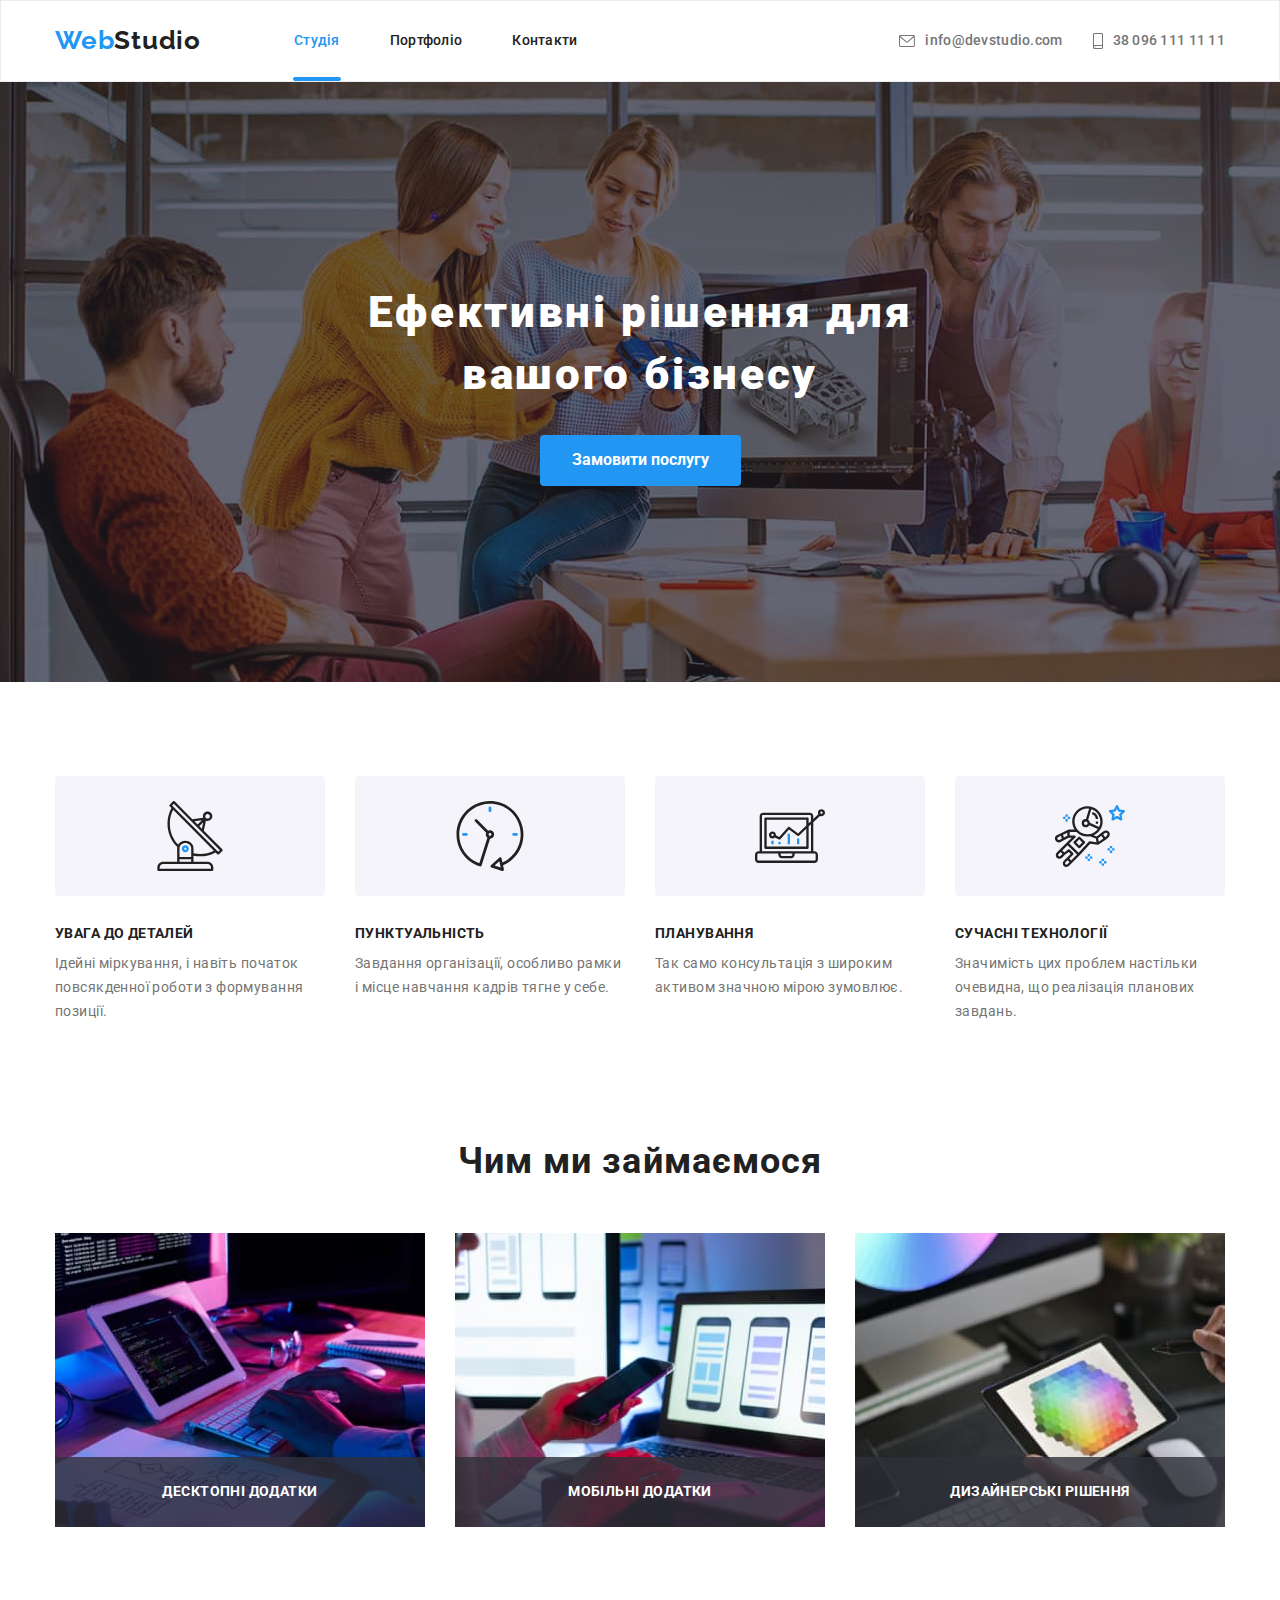
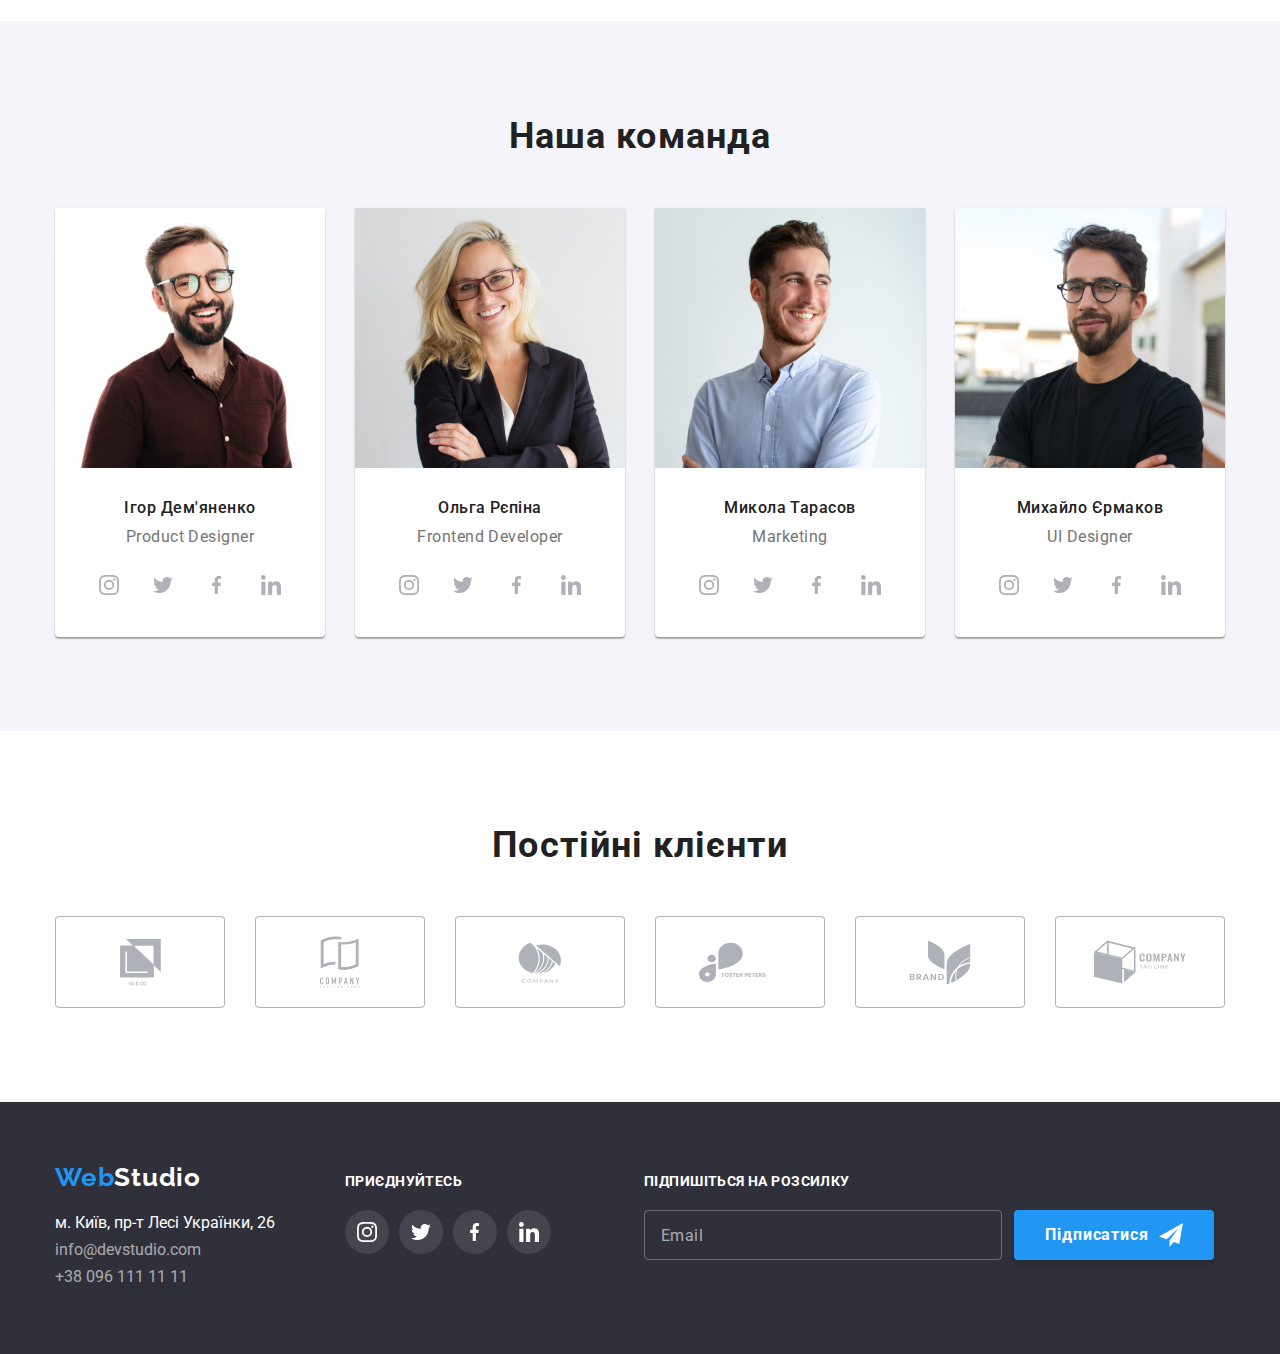
<file: index.html>
<!DOCTYPE html>
<html lang="uk-UA">

<head>
    <meta charset="UTF-8">
    <meta http-equiv="X-UA-Compatible" content="IE=edge">
    <meta name="viewport" content="width=device-width, initial-scale=1.0">
    <title>WebStudio</title>
    <link rel="stylesheet"
        href="https://cdnjs.cloudflare.com/ajax/libs/modern-normalize/1.1.0/modern-normalize.min.css">
    <link rel="stylesheet" href="./CSS/main.min.css">
    <link rel="preconnect" href="https://fonts.googleapis.com">
    <link rel="preconnect" href="https://fonts.gstatic.com" crossorigin>
    <link
        href="https://fonts.googleapis.com/css2?family=Raleway:wght@700&family=Roboto:wght@400;500;700;900&display=swap"
        rel="stylesheet">
</head>

<body>
    <!--Додав шапку-->
    <header>
        <div class="border-header">
            <div class="container">
                <div class="header-list"><a class="logo logo-header" href="./"><span
                            class="logo-accent">Web</span>Studio</a>
                    <nav>
                        <ul class="navigation-list">
                            <li><a href="./" class="navigation-studio navigation">Студія</a></li>
                            <li><a href="./portfolio.html" class="navigation">Портфоліо</a></li>
                            <li><a href="" class="navigation">Контакти</a></li>
                        </ul>
                    </nav>
                    <ul class="connection-container">
                        <li><a href="mailto:info@devstudio.com" class="connection"><svg width="16px" height="12px">
                                    <use href="./img/symbol-defs.svg#envelope"></use>
                                </svg>info@devstudio.com</a>
                        </li>
                        <li><a href="tel:+380961111111" class="connection-tel"><svg height="16px" width="10px">
                                    <use href="./img/symbol-defs.svg#tel"></use>
                                </svg>38 096 111 11 11</a></li>
                    </ul>
                </div>
            </div>
        </div>
    </header>
    <main>
        <!--створив секцію герой-->
        <section class="hero">
            <div class="container">
                <h1 class="text-hero">Ефективні рішення для <br> вашого бізнесу</h1>
                <button class="hero-button" data-modal-open>Замовити послугу</button>
            </div>
        </section>
        <!--сторив секцію наші переваги-->
        <section class="section section-advantages">
            <h2 class="text-phantom">Наші переваги</h2>
            <div class="container">
                <ul class="advantages">
                    <li>
                        <div class="background-svg"><svg width="70px" height="70px">
                                <use href="./img/symbol-defs.svg#vector"></use>
                            </svg></div>
                        <div class="advantages-card">
                            <h3 class="advantages-title">УВАГА ДО ДЕТАЛЕЙ</h3>
                            <p class="advantages-description">Ідейні міркування, і навіть початок повсякденної роботи з
                                формування позиції.</p>
                        </div>

                    </li>
                    <li>
                        <div class="background-svg"><svg width="70px" height="70px">
                                <use href="./img/symbol-defs.svg#hours"></use>
                            </svg></div>
                        <div class="advantages-card">
                            <h3 class="advantages-title">ПУНКТУАЛЬНІСТЬ</h3>
                            <p class="advantages-description">Завдання організації, особливо рамки і місце навчання
                                кадрів тягне у себе.</p>
                        </div>
                    <li>
                        <div class="background-svg"><svg width="70px" height="70px">
                                <use href="./img/symbol-defs.svg#laptope"></use>
                            </svg></div>
                        <div class="advantages-card">
                            <h3 class="advantages-title">ПЛАНУВАННЯ</h3>
                            <p class="advantages-description">Так само консультація з широким активом значною мірою
                                зумовлює.</p>
                        </div>
                    </li>
                    <li>
                        <div class="background-svg">
                            <svg width="70px" height="70px">
                                <use href="./img/symbol-defs.svg#astronaut"></use>
                            </svg>
                        </div>
                        <div class="advantages-techology">
                            <h3 class="advantages-title">СУЧАСНІ ТЕХНОЛОГІЇ</h3>
                            <p class="advantages-description">Значимість цих проблем настільки очевидна, що реалізація
                                планових завдань.</p>
                        </div>
                    </li>
                </ul>
            </div>
        </section>
        <!--створив секцію чим ми займаємось-->
        <section class="section-work section">
            <div class="container">
                <h2 class="work-title">Чим ми займаємося</h2>
                <ul class="work-list">
                    <li>
                        <div class="work"><img class="work-img" src="./img/img.jpg" alt="створення структури продукту"
                                width="370">
                            <p class="work-text">Десктопні додатки</p>
                        </div>
                    </li>
                    <li>
                        <div class="work"><img class="work-img" src="./img/img1.jpg"
                                alt="форматування продукту для смартфону" width="370">
                            <p class="work-text">Мобільні додатки</p>
                        </div>
                    </li>
                    <li>
                        <div class="work"><img class="work-img" src="./img/img2.jpg" alt="розробка дизайну" width="370">
                            <p class="work-text">Дизайнерські рішення</p>
                        </div>
                    </li>
                </ul>
            </div>
        </section>
        <!--створив секцію наша команда-->
        <section class="section team">
            <div class="container">
                <h2 class="team__title">Наша команда</h2>
                <ul class="team__list">
                    <li class="team__card">
                        <img class="team__img" src="./img/img3.jpg" width="270" alt="молодий чоловік в окулярах">
                        <div class="team__text">
                            <h3 class="team__employee">Ігор Дем'яненко</h3>
                            <p class="team__profession">Product Designer</p>

                            <ul class="team__social">
                                <li class="team__li"><a href="" class="team__link"><svg width="20px" height="20px"
                                            class="team__svg">
                                            <use href="./img/symbol-defs.svg#instagram"></use>
                                        </svg></a></li>
                                <li class="team__li">
                                    <a href="" class="team__link"><svg width="20px" height="20px" class="team__svg">
                                            <use href="./img/symbol-defs.svg#twitter"></use>
                                        </svg></a>
                                </li>
                                <li class="team__li"><a href="" class="team__link"><svg width="10px" height="20px"
                                            class="team__svg">
                                            <use href="./img/symbol-defs.svg#facebook"></use>
                                        </svg></a></li>
                                <li class="team__li">
                                    <a href="" class="team__link"><svg width="20px" height="20px" class="team__svg">
                                            <use href="./img/symbol-defs.svg#linkedin"></use>
                                        </svg></a>
                                </li>
                            </ul>
                        </div>
                    </li>
                    <li class="team__card">
                        <img class="team__img" src="./img/img4.jpg" width="270" alt="молода жінка в окулярах">
                        <div class="team__text">
                            <h3 class="team__employee">Ольга Рєпіна</h3>
                            <p class="team__profession">Frontend Developer</p>

                            <ul class="team__social">
                                <li class="team__li"><a href="" class="team__link"><svg width="20px" height="20px"
                                            class="team__svg">
                                            <use href="./img/symbol-defs.svg#instagram"></use>
                                        </svg></a></li>
                                <li class="team__li">
                                    <a href="" class="team__link"><svg width="20px" height="20px" class="team__svg">
                                            <use href="./img/symbol-defs.svg#twitter"></use>
                                        </svg></a>
                                </li>
                                <li class="team__li"><a href="" class="team__link"><svg width="10px" height="20px"
                                            class="team__svg">
                                            <use href="./img/symbol-defs.svg#facebook"></use>
                                        </svg></a></li>
                                <li class="team__li">
                                    <a href="" class="team__link"><svg width="20px" height="20px" class="team__svg">
                                            <use href="./img/symbol-defs.svg#linkedin"></use>
                                        </svg></a>
                                </li>
                            </ul>
                        </div>
                    </li>
                    <li class="team__card">
                        <img class="team__img" src="./img/img5.jpg" width="270" alt="молодий чоловік у рубашці ">
                        <div class="team__text">
                            <h3 class="team__employee">Микола Тарасов</h3>
                            <p class="team__profession">Marketing</p>

                            <ul class="team__social">
                                <li class="team__li"><a href="" class="team__link"><svg width="20px" height="20px"
                                            class="team__svg">
                                            <use href="./img/symbol-defs.svg#instagram"></use>
                                        </svg></a></li>
                                <li class="team__li">
                                    <a href="" class="team__link"><svg width="20px" height="20px" class="team__svg">
                                            <use href="./img/symbol-defs.svg#twitter"></use>
                                        </svg></a>
                                </li>
                                <li class="team__li"><a href="" class="team__link"><svg width="10px" height="20px"
                                            class="team__svg">
                                            <use href="./img/symbol-defs.svg#facebook"></use>
                                        </svg></a></li>
                                <li class="team__li">
                                    <a href="" class="team__link"><svg width="20px" height="20px" class="team__svg">
                                            <use href="./img/symbol-defs.svg#linkedin"></use>
                                        </svg></a>
                                </li>
                            </ul>
                        </div>
                    </li>
                    <li class="team__card">
                        <img class="team__img" src="./img/img6.jpg" width="270" alt="молодий чоловік у футболці">
                        <div class="team__text">
                            <h3 class="team__employee">Михайло Єрмаков</h3>
                            <p class="team__profession">UI Designer</p>


                            <ul class="team__social">
                                <li class="team__li"><a href="" class="team__link"><svg width="20px" height="20px"
                                            class="team__svg">
                                            <use href="./img/symbol-defs.svg#instagram"></use>
                                        </svg>
                                    </a></li>
                                <li class="team__li">
                                    <a href="" class="team__link"><svg width="20px" height="20px" class="team__svg">
                                            <use href="./img/symbol-defs.svg#twitter"></use>
                                        </svg></a>
                                </li>
                                <li class="team__li"><a href="" class="team__link"><svg width="10px" height="20px"
                                            class="team__svg">
                                            <use href="./img/symbol-defs.svg#facebook"></use>
                                        </svg></a></li>
                                <li class="team__li">
                                    <a href="" class="team__link"><svg width="20px" height="20px" class="team__svg">
                                            <use href="./img/symbol-defs.svg#linkedin"></use>
                                        </svg></a>
                                </li>
                            </ul>
                        </div>
                    </li>
                </ul>
            </div>
        </section>


        <!--СЕКЦІЯ ПОСТІЙНІ КЛІЄНТИ-->
        <div class="container">
            <section class="customers-section">
                <h2 class="customers-title">Постійні клієнти</h2>
                <ul class="customers-list">
                    <li>
                        <a href=""><svg width="41px" height="46.7px">
                                <use href="./img/symbol-defs.svg#ya-co"></use>
                            </svg></a>
                    </li>
                    <li>
                        <a href=""><svg width="40px" height="52px">
                                <use href="./img/symbol-defs.svg#tagline"></use>
                            </svg></a>
                    </li>
                    <li>
                        <a href=""> <svg width="43.46px" height="41.18px">
                                <use href="./img/symbol-defs.svg#company"></use>
                            </svg></a>
                    </li>
                    <li>
                        <a href=""><svg width="84.44px" height="40.62px">
                                <use href="./img/symbol-defs.svg#foster-peters"></use>
                            </svg></a>
                    </li>
                    <li>
                        <a href=""><svg width="62.54px" height="45.43px">
                                <use href="./img/symbol-defs.svg#brand"></use>
                            </svg></a>
                    </li>
                    <li>
                        <a href=""><svg width="93.79" height="43.93">
                                <use href="./img/symbol-defs.svg#unico"></use>
                            </svg></a>
                    </li>
                </ul>
            </section>
        </div>
    </main>
    <!--створив футер-->
    <footer class="footer">
        <div class="container container-footer">
            <div class="footer-address"><a href="./" class="logo-footer logo"><span
                        class="logo-accent">Web</span>Studio</a>
                <address>
                    <ul class="container-address">
                        <li><a href="https://www.google.com/maps/place/%D0%B2%D1%83%D0%BB%D0%B8%D1%86%D1%8F+%D0%9B%D0%B5%D1%81%D1%96+%D0%A3%D0%BA%D1%80%D0%B0%D1%97%D0%BD%D0%BA%D0%B8,+26,+%D0%9A%D0%B8%D1%97%D0%B2,+%D0%A3%D0%BA%D1%80%D0%B0%D1%97%D0%BD%D0%B0,+02000/@50.525029,30.5903558,17z/data=!3m1!4b1!4m5!3m4!1s0x40d4d10d59a37c69:0xd67660da67d3a1a2!8m2!3d50.525029!4d30.5903558"
                                target="_blank" rel="noreferrer noopener" class="address-offline address">м. Київ,
                                пр-т
                                Лесі
                                Українки,
                                26</a></li>
                        <li><a href="mailto:info@devstudio.com" class="address address-mail">info@devstudio.com</a>
                        </li>
                        <li><a href="tel:+380961111111" class="address">+38 096 111 11 11</a></li>
                    </ul>
                </address>
            </div>
            <div class="social-link">
                <p>приєднуйтесь</p>
                <ul class="social-list">
                    <li><a href="" class="social"><svg width="20px" height="20px">
                                <use href="./img/symbol-defs.svg#instagram"></use>
                            </svg></a></li>
                    <li>
                        <a href="" class="social"><svg width="20px" height="20px">
                                <use href="./img/symbol-defs.svg#twitter"></use>
                            </svg></a>
                    </li>
                    <li><a href="" class="social"><svg width="10px" height="20px">
                                <use href="./img/symbol-defs.svg#facebook"></use>
                            </svg></a></li>
                    <li>
                        <a href="" class="social"><svg width="20px" height="20px">
                                <use href="./img/symbol-defs.svg#linkedin"></use>
                            </svg></a>
                    </li>
                </ul>
            </div>
            <form class="form-subscribe">
                <label for="subscribe" class="subscribe-label">Підпишіться на розсилку</label>
                <div class="subscribe-box"><input type="email" name="subscribe" class="subscribe-email" id="subscribe"
                        placeholder="Email" required>
                    <button type="submit"><span class="button-subscribe-title">Підписатися<svg height="24px"
                                width="24px">
                                <use href="./img/symbol-defs.svg#icon-send"></use>
                            </svg></span></button>
                </div>
            </form>
        </div>
    </footer>

    <!--додав модвалку -->
    <div class="backdrop is-hidden animation" data-modal>
        <div class="modal"> <button class="button-modal" data-modal-close><svg height="11px" width="11px"
                    class="modal-svg">
                    <use href="./img/symbol-defs.svg#back"></use>
                </svg> </button>
            <form name="form-modal" class="form-modal">
                <p>Залиште свої дані, ми вам передзвонимо</p>
                <div class="form-parts"><label for="name">Ім'я</label>
                    <div class="svg-box"><input name="username" id="name" type="text" placeholder=" " autofocus
                            required><svg width="18px" height="18px">
                            <use href="./img/symbol-defs.svg#person-black"></use>
                        </svg>
                    </div>
                </div>
                <div class="form-parts"><label for="tel">Телефон</label>
                    <div class="svg-box"><input name="telefon" id="tel" type="tel" placeholder=" " required><svg
                            width="18px" height="18px">
                            <use href="./img/symbol-defs.svg#phone-black"></use>
                        </svg>
                    </div>
                </div>
                <div class="form-parts"><label for="mail">Пошта</label>
                    <div class="svg-box"><input name="mail" id="mail" type="email" placeholder=" " required><svg
                            width="18px" height="18px">
                            <use href="./img/symbol-defs.svg#email-black"></use>
                        </svg>
                    </div>
                </div>
                <div class="comment-box"><label for="comment">Коментар</label><textarea name="comment" id="comment"
                        placeholder="Введіть текст"></textarea></div>
                <div class="condition-box">
                    <label>
                        <input name="conditions" class="condition" id="conditions" type="checkbox" required>
                        <svg width="16px" height="15px" class="check">
                            <use href="./img/symbol-defs.svg#border"></use>
                        </svg>
                        <svg width="16px" height="15px" class="check-svg">
                            <use href="./img/symbol-defs.svg#check"></use>
                        </svg>
                        Погоджуюся з розсилкою та приймаю &nbsp;<a href="" class="condition-link">Умови
                            договору</a>
                    </label>
                </div>
                <div class="submit-button"><button type="submit"><span class="submit-text">Відправити</span></button>
                </div>
            </form>
        </div>

    </div>
    <script src="./js/modal.js"></script>
</body>

</html>
</file>
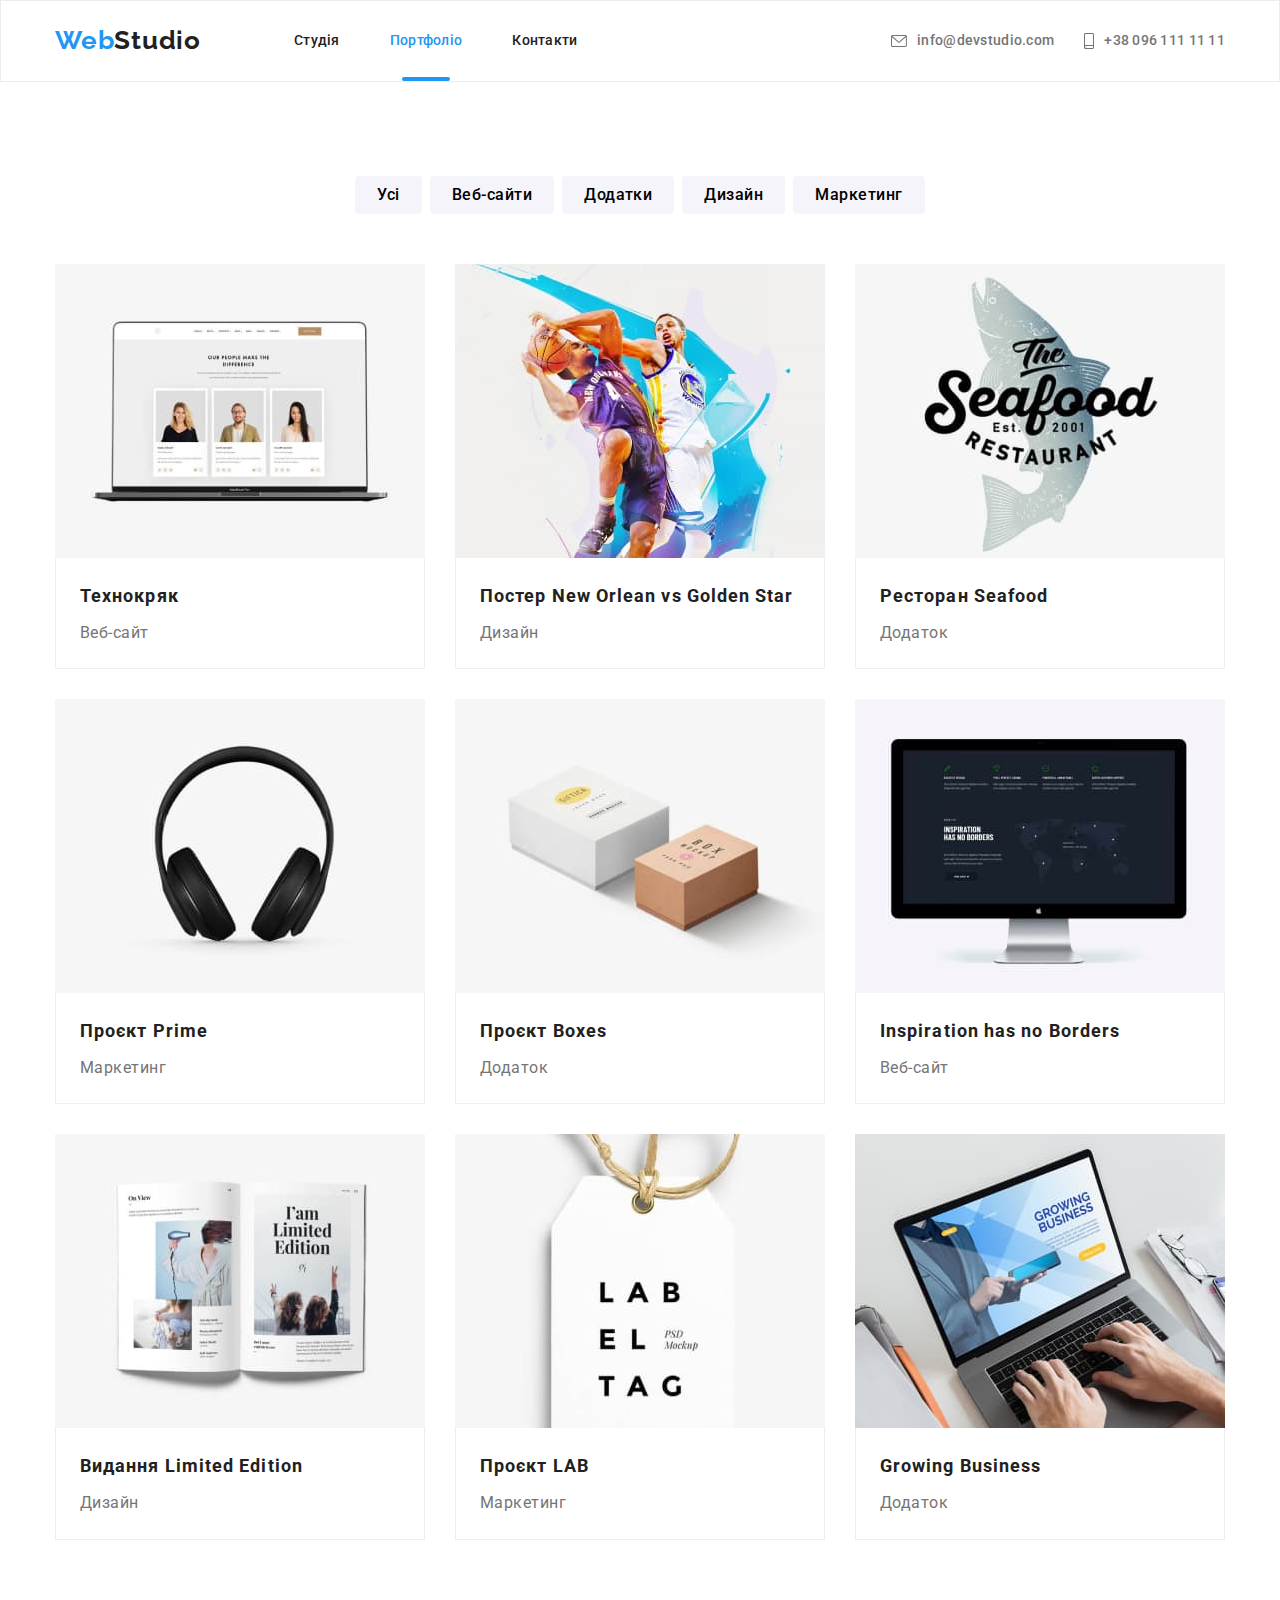
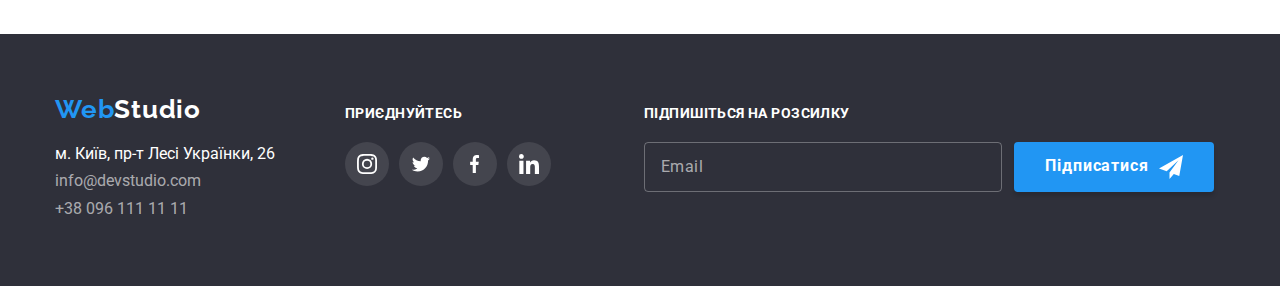
<file: portfolio.html>
<!DOCTYPE html>
<html lang="uk-UA">

<head>
    <meta charset="UTF-8">
    <meta http-equiv="X-UA-Compatible" content="IE=edge">
    <meta name="viewport" content="width=device-width, initial-scale=1.0">
    <title>WebStudio</title>
    <link rel="stylesheet"
        href="https://cdnjs.cloudflare.com/ajax/libs/modern-normalize/1.1.0/modern-normalize.min.css">
    <link rel="stylesheet" href="./CSS/main.min.css">
    <link rel="preconnect" href="https://fonts.googleapis.com">
    <link rel="preconnect" href="https://fonts.gstatic.com" crossorigin>
    <link
        href="https://fonts.googleapis.com/css2?family=Raleway:wght@700&family=Roboto:wght@400;500;700;900&display=swap"
        rel="stylesheet">
</head>

<body>
    <header>
        <div class="border-header">
            <div class="container">
                <div class="header-list"><a href="./index.html" class="logo logo-header"><span
                            class="logo-accent">Web</span>Studio</a>
                    <nav>
                        <ul class="navigation-list">
                            <li><a href="./index.html" class="navigation">Студія</a></li>
                            <li><a href="./portfolio.html" class="navigation-portfolio navigation">Портфоліо</a></li>
                            <li><a href="" class="navigation">Контакти</a></li>
                        </ul>
                    </nav>
                    <ul class="connection-container">
                        <li><a href="mailto:info@devstudio.com" class="connection"><svg width="16px" height="12px">
                                    <use href="./img/symbol-defs.svg#envelope"></use>
                                </svg>info@devstudio.com</a></li>
                        <li><a href="tel:+380961111111" class="connection"><svg height="16px" width="10px">
                                    <use href="./img/symbol-defs.svg#tel"></use>
                                </svg>+38 096 111 11 11</a></li>
                    </ul>
                </div>
            </div>
        </div>
    </header>
    <main>
        <div class="content-box">
            <div class="container">
                <ul class="filters">
                    <li><button type="button" class="filters__button">Усі</button></li>
                    <li><button type="button" class="filters__button">Веб-сайти</button></li>
                    <li><button type="button" class="filters__button">Додатки</button></li>
                    <li><button type="button" class="filters__button">Дизайн</button></li>
                    <li><button type="button" class="filters__button">Маркетинг</button></li>
                </ul>
                <h1 class="text-phantom">Наш контент</h1>
                <ul class="content">
                    <li class="content__li"> <a href="" class="content-link">
                            <div class="content-link__box"><img src="./img/img7.jpg" alt="Ноутбук з зображенням сайту"
                                    width="370" class="content-link__img">
                                <p class="content-link__signature">Ресурс пропонує комплексні пропозиції з різним рівнем
                                    функціоналу та
                                    сервісів. Все це
                                    дозволить відвідувачу отримати
                                    вичерпні відомості про компанію чи приватну особу.</p>
                            </div>
                            <div class="content-link__text">
                                <h2 class="content-link__title">Технокряк</h2>
                                <p class="content-link__description">Веб-сайт</p>
                            </div>
                        </a>
                    </li>
                    <li class="content__li"><a href="" class="content-link">
                            <div class="content-link__box"><img src="./img/img8.jpg"
                                    alt="Двоє спортсменів грають у баскедбол" width="370" class="content-link__img">
                                <p class="content-link__signature">Ресурс пропонує комплексні пропозиції з різним рівнем
                                    функціоналу та
                                    сервісів. Все це
                                    дозволить відвідувачу отримати
                                    вичерпні відомості про компанію чи приватну особу.</p>
                            </div>
                            <div class="content-link__text">
                                <h2 class="content-link__title">Постер New Orlean vs Golden Star</h2>
                                <p class="content-link__description">Дизайн</p>
                            </div>
                        </a>
                    </li>
                    <li class="content__li"><a href="" class="content-link">
                            <div class="content-link__box"><img src="./img/img9.jpg" alt="Логотип ресторана" width="370"
                                    class="content-link__img">
                                <p class="content-link__signature">Ресурс пропонує комплексні пропозиції з різним рівнем
                                    функціоналу та
                                    сервісів. Все це
                                    дозволить відвідувачу отримати
                                    вичерпні відомості про компанію чи приватну особу.</p>
                            </div>
                            <div class="content-link__text">
                                <h2 class="content-link__title">Ресторан Seafood</h2>
                                <p class="content-link__description">Додаток</p>
                            </div>
                        </a>
                    </li>
                    <li class="content__li"><a href="" class="content-link">
                            <div class="content-link__box"><img src="./img/img10.jpg" alt="Навушники" width="370"
                                    class="content-link__img">
                                <p class="content-link__signature">Ресурс пропонує комплексні пропозиції з різним рівнем
                                    функціоналу та
                                    сервісів. Все це
                                    дозволить відвідувачу отримати
                                    вичерпні відомості про компанію чи приватну особу.</p>
                            </div>
                            <div class="content-link__text">
                                <h2 class="content-link__title">Проєкт Prime</h2>
                                <p class="content-link__description">Маркетинг</p>
                            </div>
                        </a>
                    </li>
                    <li class="content__li"><a href="" class="content-link">
                            <div class="content-link__box"><img src="./img/img11.jpg" alt="Дві коробки" width="370"
                                    class="content-link__img">
                                <p class="content-link__signature">Ресурс пропонує комплексні пропозиції з різним рівнем
                                    функціоналу та
                                    сервісів. Все це
                                    дозволить відвідувачу отримати
                                    вичерпні відомості про компанію чи приватну особу.</p>
                            </div>
                            <div class="content-link__text">
                                <h2 class="content-link__title">Проєкт Boxes</h2>
                                <p class="content-link__description">Додаток</p>
                            </div>
                        </a>
                    </li>
                    <li class="content__li"><a href="" class="content-link">
                            <div class="content-link__box"><img src="./img/img12.jpg" alt="Монітор з зображенням сайту"
                                    width="370" class="content-link__img">
                                <p class="content-link__signature">Ресурс пропонує комплексні пропозиції з різним рівнем
                                    функціоналу та
                                    сервісів. Все це
                                    дозволить відвідувачу отримати
                                    вичерпні відомості про компанію чи приватну особу.</p>
                            </div>
                            <div class="content-link__text">
                                <h2 class="content-link__title">Inspiration has no Borders</h2>
                                <p class="content-link__description">Веб-сайт</p>
                            </div>
                        </a>
                    </li>
                    <li class="content__li"><a href="" class="content-link">
                            <div class="content-link__box"><img src="./img/img13.jpg" alt="Книга" width="370"
                                    class="content-link__img">
                                <p class="content-link__signature">Ресурс пропонує комплексні пропозиції з різним рівнем
                                    функціоналу та
                                    сервісів. Все це
                                    дозволить відвідувачу отримати
                                    вичерпні відомості про компанію чи приватну особу.</p>
                            </div>
                            <div class="content-link__text">
                                <h2 class="content-link__title">Видання Limited Edition</h2>
                                <p class="content-link__description">Дизайн</p>
                            </div>
                        </a>
                    </li>
                    <li class="content__li"><a href="" class="content-link">
                            <div class="content-link__box"><img src="./img/img14.jpg" alt="Бірка" width="370"
                                    class="content-link__img">
                                <p class="content-link__signature">Ресурс пропонує комплексні пропозиції з різним рівнем
                                    функціоналу та
                                    сервісів. Все це
                                    дозволить відвідувачу отримати
                                    вичерпні відомості про компанію чи приватну особу.</p>
                            </div>
                            <div class="content-link__text">
                                <h2 class="content-link__title">Проєкт LAB</h2>
                                <p class="content-link__description">Маркетинг</p>
                            </div>
                        </a>
                    </li>
                    <li class="content__li"><a href="" class="content-link">
                            <div class="content-link__box"><img src="./img/img15.jpg"
                                    alt="Розробка дизайну сайту на ноутбуці" width="370" class="content-link__img">
                                <p class="content-link__signature">Ресурс пропонує комплексні пропозиції з різним рівнем
                                    функціоналу та
                                    сервісів. Все це
                                    дозволить відвідувачу отримати
                                    вичерпні відомості про компанію чи приватну особу.</p>
                            </div>
                            <div class="content-link__text">
                                <h2 class="content-link__title">Growing Business</h2>
                                <p class="content-link__description">Додаток</p>
                            </div>
                        </a>
                    </li>
                </ul>
            </div>
        </div>
    </main>
    <footer class="footer">
        <div class="container container-footer">
            <div class="footer-address"><a href="./" class="logo-footer logo"><span
                        class="logo-accent">Web</span>Studio</a>
                <address>
                    <ul class="container-address">
                        <li><a href="https://www.google.com/maps/place/%D0%B2%D1%83%D0%BB%D0%B8%D1%86%D1%8F+%D0%9B%D0%B5%D1%81%D1%96+%D0%A3%D0%BA%D1%80%D0%B0%D1%97%D0%BD%D0%BA%D0%B8,+26,+%D0%9A%D0%B8%D1%97%D0%B2,+%D0%A3%D0%BA%D1%80%D0%B0%D1%97%D0%BD%D0%B0,+02000/@50.525029,30.5903558,17z/data=!3m1!4b1!4m5!3m4!1s0x40d4d10d59a37c69:0xd67660da67d3a1a2!8m2!3d50.525029!4d30.5903558"
                                target="_blank" rel="noreferrer noopener" class="address-offline address">м. Київ,
                                пр-т
                                Лесі
                                Українки,
                                26</a></li>
                        <li><a href="mailto:info@devstudio.com" class="address address-mail">info@devstudio.com</a>
                        </li>
                        <li><a href="tel:+380961111111" class="address">+38 096 111 11 11</a></li>
                    </ul>
                </address>
            </div>
            <div class="social-link">
                <p>приєднуйтесь</p>
                <ul class="social-list">
                    <li><a href="" class="social"><svg width="20px" height="20px">
                                <use href="./img/symbol-defs.svg#instagram"></use>
                            </svg></a></li>
                    <li>
                        <a href="" class="social"><svg width="20px" height="16.25px">
                                <use href="./img/symbol-defs.svg#twitter"></use>
                            </svg></a>
                    </li>
                    <li><a href="" class="social"><svg width="10px" height="20px">
                                <use href="./img/symbol-defs.svg#facebook"></use>
                            </svg></a></li>
                    <li>
                        <a href="" class="social"><svg width="20px" height="20px">
                                <use href="./img/symbol-defs.svg#linkedin"></use>
                            </svg></a>
                    </li>
                </ul>
            </div>
            <form class="form-subscribe">
                <label for="subscribe" class="subscribe-label">Підпишіться на розсилку</label>
                <div class="subscribe-box"><input type="email" name="subscribe" id="subscribe" placeholder="Email"
                        required>
                    <button type="submit"><span class="button-subscribe-title">Підписатися<svg height="24px"
                                width="24px">
                                <use href="./img/symbol-defs.svg#icon-send"></use>
                            </svg></span></button>
                </div>
            </form>
        </div>
    </footer>
</body>

</html>
</file>
<file: CSS/main.min.css>
body{background-color:#fff;font-family:Roboto,sans-serif;color:var(--primary-color)}*,*::before,*::after{-webkit-box-sizing:border-box;box-sizing:border-box}.container{width:1200px;padding-left:15px;padding-right:15px;margin-left:auto;margin-right:auto}.section{padding:94px 0px}.text-phantom{font-size:0px}h1,h2,h3,ul,p{margin:0px;padding:0px}:root{--accent-color: #2196F3;--primary-color: #212121;--white-text: #FFFFFF;--tetriary-color: #757575;--secondary-color: rgba(255, 255, 255, 0.6);--background: #2F303A;--secondary-background: #F5F4FA}@-webkit-keyframes modal{0%{-webkit-transform:scale(0) translate(-50%, -50%);transform:scale(0) translate(-50%, -50%)}25%{-webkit-transform:scale(0.25) translate(-50%, -50%);transform:scale(0.25) translate(-50%, -50%)}50%{-webkit-transform:scale(0.5) translate(-50%, -50%);transform:scale(0.5) translate(-50%, -50%)}75%{-webkit-transform:scale(0.75) translate(-50%, -50%);transform:scale(0.75) translate(-50%, -50%)}100%{-webkit-transform:scale(1) translate(-50%, -50%);transform:scale(1) translate(-50%, -50%)}}@keyframes modal{0%{-webkit-transform:scale(0) translate(-50%, -50%);transform:scale(0) translate(-50%, -50%)}25%{-webkit-transform:scale(0.25) translate(-50%, -50%);transform:scale(0.25) translate(-50%, -50%)}50%{-webkit-transform:scale(0.5) translate(-50%, -50%);transform:scale(0.5) translate(-50%, -50%)}75%{-webkit-transform:scale(0.75) translate(-50%, -50%);transform:scale(0.75) translate(-50%, -50%)}100%{-webkit-transform:scale(1) translate(-50%, -50%);transform:scale(1) translate(-50%, -50%)}}.border-header{border:1px solid #ececec}.logo{color:currentColor;font-family:Raleway,sans-serif;font-size:26px;font-weight:700;line-height:1.2;letter-spacing:.03em;text-decoration:none}.logo-header{margin-right:93px}.logo-accent{color:var(--accent-color)}.logo-footer{color:var(--white-text);display:block;margin-bottom:20px}header ul{list-style:none;display:-webkit-box;display:-ms-flexbox;display:flex}.header-list{display:-webkit-box;display:-ms-flexbox;display:flex;-webkit-box-align:center;-ms-flex-align:center;align-items:center}.navigation{font-weight:500;font-size:14px;line-height:1.14;letter-spacing:.02em;color:currentColor;text-decoration:none;padding:32px 0px;display:block;-webkit-transition-property:color;transition-property:color;-webkit-transition-duration:250ms;transition-duration:250ms;-webkit-transition-timing-function:cubic-bezier(0.4, 0, 0.2, 1);transition-timing-function:cubic-bezier(0.4, 0, 0.2, 1)}.navigation:focus,.navigation:hover{color:var(--accent-color)}.navigation-list>li:not(:last-child){margin-right:50px}.navigation-studio,.navigation-portfolio{color:var(--accent-color)}.navigation-studio::after,.navigation-portfolio::after{content:"";position:absolute;width:48px;height:4px;background:#2196f3;border-radius:2px;bottom:0;left:50%;-webkit-transform:translateX(-50%);transform:translateX(-50%)}.navigation-list li{position:relative}.connection{font-weight:500;font-size:14px;line-height:1.14;letter-spacing:.02em;color:var(--tetriary-color);text-decoration:none;-webkit-transition-property:color;transition-property:color;-webkit-transition-duration:250ms;transition-duration:250ms;-webkit-transition-timing-function:cubic-bezier(0.4, 0, 0.2, 1);transition-timing-function:cubic-bezier(0.4, 0, 0.2, 1);display:-webkit-box;display:-ms-flexbox;display:flex;-webkit-box-align:center;-ms-flex-align:center;align-items:center}.connection-tel{font-weight:500;font-size:14px;line-height:1.14;letter-spacing:.02em;color:var(--tetriary-color);text-decoration:none;-webkit-transition-property:color;transition-property:color;-webkit-transition-duration:250ms;transition-duration:250ms;-webkit-transition-timing-function:cubic-bezier(0.4, 0, 0.2, 1);transition-timing-function:cubic-bezier(0.4, 0, 0.2, 1);display:-webkit-box;display:-ms-flexbox;display:flex}.connection-tel:focus,.connection-tel:hover{color:var(--accent-color)}.connection-tel svg{margin-right:10px;-webkit-box-align:center;-ms-flex-align:center;align-items:center;fill:#757575;-webkit-transition-property:fill;transition-property:fill;-webkit-transition-duration:250ms;transition-duration:250ms;-webkit-transition-timing-function:cubic-bezier(0.4, 0, 0.2, 1);transition-timing-function:cubic-bezier(0.4, 0, 0.2, 1)}.connection-tel svg:focus svg,.connection-tel svg:hover svg{fill:var(--accent-color)}.connection:hover,.connection:focus{color:var(--accent-color)}.connection svg{margin-right:10px;-webkit-box-align:center;-ms-flex-align:center;align-items:center;fill:#757575;-webkit-transition-property:fill;transition-property:fill;-webkit-transition-duration:250ms;transition-duration:250ms;-webkit-transition-timing-function:cubic-bezier(0.4, 0, 0.2, 1);transition-timing-function:cubic-bezier(0.4, 0, 0.2, 1)}.connection-container{margin-left:auto;-webkit-box-align:center;-ms-flex-align:center;align-items:center}.connection-container li:first-child{margin-right:30px}.connection:hover svg,.connection:focus svg{fill:var(--accent-color)}.address{text-decoration:none;font-style:normal;color:var(--secondary-color);display:block;-webkit-transition-property:color;transition-property:color;-webkit-transition-duration:250ms;transition-duration:250ms;-webkit-transition-timing-function:cubic-bezier(0.4, 0, 0.2, 1);transition-timing-function:cubic-bezier(0.4, 0, 0.2, 1)}.address-offline{color:var(--white-text)}.address:focus,.address:hover{color:var(--accent-color)}.container-address>li:not(:last-child){margin-bottom:9px}.footer{background-color:var(--background);display:-webkit-box;display:-ms-flexbox;display:flex}.footer ul{list-style:none}.footer-address{color:var(--white-text);padding:60px 0px;display:block}.container-footer{display:-webkit-box;display:-ms-flexbox;display:flex}.social{width:44px;height:44px;background-color:rgba(255,255,255,.1);border-radius:50%}.social-link{margin:72px 0 100px 70px}.social-link>p{text-transform:uppercase;font-weight:700;font-size:14px;line-height:1.14;letter-spacing:.03em;text-transform:uppercase;color:#fff;margin-bottom:20px}.social-link>ul{display:-webkit-box;display:-ms-flexbox;display:flex}.social svg{fill:var(--white-text)}.social-list a{display:-webkit-box;display:-ms-flexbox;display:flex;-webkit-box-align:center;-ms-flex-align:center;align-items:center;-webkit-box-pack:center;-ms-flex-pack:center;justify-content:center;-webkit-transition-property:background-color;transition-property:background-color;-webkit-transition-duration:250ms;transition-duration:250ms;-webkit-transition-timing-function:cubic-bezier(0.4, 0, 0.2, 1);transition-timing-function:cubic-bezier(0.4, 0, 0.2, 1)}.social-list a:hover,.social-list a:focus{background-color:#2196f3}.social-list li:not(:first-child){margin-left:10px}.form-subscribe{margin-left:93px;margin-top:72px;display:-webkit-box;display:-ms-flexbox;display:flex;-webkit-box-orient:vertical;-webkit-box-direction:normal;-ms-flex-direction:column;flex-direction:column}.subscribe-label{text-transform:uppercase;font-weight:700;font-size:14px;line-height:1.14;letter-spacing:.03em;margin-bottom:20px;color:#fff;display:block}.subscribe-box{display:-webkit-box;display:-ms-flexbox;display:flex}.subscribe-box>input{width:358px;height:50px;border:1px solid rgba(255,255,255,.3);border-radius:4px;background-color:rgba(0,0,0,0);padding-left:16px;color:rgba(255,255,255,.6);outline:none;-webkit-transition-property:opacity;transition-property:opacity;-webkit-transition-duration:250ms;transition-duration:250ms;-webkit-transition-timing-function:cubic-bezier(0.4, 0, 0.2, 1);transition-timing-function:cubic-bezier(0.4, 0, 0.2, 1);font-size:16px;line-height:1.25;color:#fff}.subscribe-box>input::-webkit-input-placeholder{position:relative;font-weight:400;font-size:16px;line-height:1.25;color:rgba(255,255,255,.6);letter-spacing:.03em}.subscribe-box>input::-moz-placeholder{position:relative;font-weight:400;font-size:16px;line-height:1.25;color:rgba(255,255,255,.6);letter-spacing:.03em}.subscribe-box>input:-ms-input-placeholder{position:relative;font-weight:400;font-size:16px;line-height:1.25;color:rgba(255,255,255,.6);letter-spacing:.03em}.subscribe-box>input::-ms-input-placeholder{position:relative;font-weight:400;font-size:16px;line-height:1.25;color:rgba(255,255,255,.6);letter-spacing:.03em}.subscribe-box>input::placeholder{position:relative;font-weight:400;font-size:16px;line-height:1.25;color:rgba(255,255,255,.6);letter-spacing:.03em}.subscribe-box>input:hover,.subscribe-box>input:focus{border:1px solid #2196f3}.subscribe-box svg{fill:#fff;margin-left:10px}.subscribe-box>button{width:200px;height:50px;background:#2196f3;-webkit-box-shadow:0px 4px 4px rgba(0,0,0,.15);box-shadow:0px 4px 4px rgba(0,0,0,.15);border-radius:4px;border:none;margin-left:12px;display:-webkit-box;display:-ms-flexbox;display:flex;-webkit-box-pack:center;-ms-flex-pack:center;justify-content:center;-webkit-box-align:center;-ms-flex-align:center;align-items:center}.button-subscribe-title{font-weight:700;font-size:16px;line-height:1,9;letter-spacing:.06em;color:#fff;display:-webkit-box;display:-ms-flexbox;display:flex;-webkit-box-pack:center;-ms-flex-pack:center;justify-content:center;-webkit-box-align:center;-ms-flex-align:center;align-items:center}.text-hero{font-weight:900;font-size:44px;line-height:1.4;text-align:center;letter-spacing:.06em;color:var(--white-text);display:block;margin-bottom:30px}.hero{text-align:center;height:600px;max-width:1600px;margin:0 auto;background-image:-webkit-gradient(linear, left top, left bottom, color-stop(50%, rgba(47, 48, 58, 0.4)), to(rgba(47, 48, 58, 0.4))),url(../img/Img-hero.jpg);background-image:linear-gradient(rgba(47, 48, 58, 0.4) 50%, rgba(47, 48, 58, 0.4)),url(../img/Img-hero.jpg);background-color:#c4c4c4;background-size:cover;padding:200px 0px}.hero-button{font-family:inherit;font-weight:700;font-size:16px;line-height:1.9;color:var(--white-text);background-color:#2196f3;cursor:pointer;padding:10px 32px;border:none;border-radius:4px}.advantages{list-style:none;display:-webkit-box;display:-ms-flexbox;display:flex;width:1200px- 360px}.advantages-title{font-size:14px;line-height:1.14;letter-spacing:.03em;margin:0px 0px 10px 0px}.advantages>li:not(:nth-child(4n+1)){margin-left:30px}.advantages-description{font-size:14px;line-height:1.7;letter-spacing:.03em;color:var(--tetriary-color)}.section-advantages{padding-bottom:0px}.background-svg{width:270px;height:120px;background-color:#f5f4fa;border-radius:4px;margin-bottom:30px;display:-webkit-box;display:-ms-flexbox;display:flex;-webkit-box-align:center;-ms-flex-align:center;align-items:center;-webkit-box-pack:center;-ms-flex-pack:center;justify-content:center}.section-work{padding-bottom:94px;padding-top:118px}.section ul{list-style:none;display:-webkit-box;display:-ms-flexbox;display:flex}.work{position:relative}.work-text{font-weight:700;font-size:14px;line-height:1.14;margin-bottom:auto;letter-spacing:.03em;text-transform:uppercase;color:#fff;display:-webkit-box;display:-ms-flexbox;display:flex;-webkit-box-align:center;-ms-flex-align:center;align-items:center;-webkit-box-pack:center;-ms-flex-pack:center;justify-content:center;-webkit-transform:translateY(-100%);transform:translateY(-100%);background-color:rgba(47,48,58,.8);height:70px;width:100%;position:absolute}.work-title{font-size:36px;line-height:1.16;text-align:center;letter-spacing:.03em;margin-bottom:50px}.work-img{display:block}.work-list>li:not(:nth-child(3n)){margin-right:30px}.team{background-color:var(--secondary-background)}.team__title{font-size:36px;line-height:1.2;letter-spacing:.03em;margin-bottom:50px;text-align:center}.team__employee{font-weight:500;font-size:16px;line-height:1.2;letter-spacing:.03em;text-align:center;margin-bottom:10px}.team__profession{font-size:16px;line-height:1.2;letter-spacing:.03em;color:var(--tetriary-color);text-align:center;margin-bottom:16px}.team__img{display:block}.team__card{background-color:var(--white-text);border-radius:0px 0px 4px 4px;-webkit-box-shadow:0px 1px 3px rgba(0,0,0,.12),0px 1px 1px rgba(0,0,0,.14),0px 2px 1px rgba(0,0,0,.2);box-shadow:0px 1px 3px rgba(0,0,0,.12),0px 1px 1px rgba(0,0,0,.14),0px 2px 1px rgba(0,0,0,.2);width:840px;display:block}.team__card:not(:nth-child(4n)){margin-right:30px}.team__list{display:-webkit-box;display:-ms-flexbox;display:flex}.team__text{padding:30px 0;margin:0 5px}.team__svg{fill:#afb1b8;-webkit-transition-property:fill;transition-property:fill;-webkit-transition-duration:250ms;transition-duration:250ms;-webkit-transition-timing-function:cubic-bezier(0.4, 0, 0.2, 1);transition-timing-function:cubic-bezier(0.4, 0, 0.2, 1)}.team__link{width:44px;height:44px;border-radius:50%;display:-webkit-box;display:-ms-flexbox;display:flex;-webkit-box-align:center;-ms-flex-align:center;align-items:center;-webkit-box-pack:center;-ms-flex-pack:center;justify-content:center;-webkit-transition-property:background-color;transition-property:background-color;-webkit-transition-duration:250ms;transition-duration:250ms;-webkit-transition-timing-function:cubic-bezier(0.4, 0, 0.2, 1);transition-timing-function:cubic-bezier(0.4, 0, 0.2, 1)}.team__link:hover,.team__link:focus{background-color:var(--accent-color)}.team__li:not(:last-child){margin-right:10px}.team__social{-webkit-box-pack:center;-ms-flex-pack:center;justify-content:center;display:-webkit-box;display:-ms-flexbox;display:flex;list-style:none}.team__link:hover .team__svg,.team__link:focus .team__svg{fill:#fff}.customers-list{list-style:none;display:-webkit-box;display:-ms-flexbox;display:flex;-webkit-box-pack:center;-ms-flex-pack:center;justify-content:center}.customers-list svg{fill:#afb1b8;-webkit-transition-property:fill;transition-property:fill;-webkit-transition-duration:250ms;transition-duration:250ms;-webkit-transition-timing-function:cubic-bezier(0.4, 0, 0.2, 1);transition-timing-function:cubic-bezier(0.4, 0, 0.2, 1)}.customers-list a{height:92px;width:170px;display:-webkit-box;display:-ms-flexbox;display:flex;-webkit-box-align:center;-ms-flex-align:center;align-items:center;border:1px solid #afb1b8;border-radius:4px;-webkit-box-pack:center;-ms-flex-pack:center;justify-content:center;-webkit-transition-property:border;transition-property:border;-webkit-transition-duration:250ms;transition-duration:250ms;-webkit-transition-timing-function:cubic-bezier(0.4, 0, 0.2, 1);transition-timing-function:cubic-bezier(0.4, 0, 0.2, 1)}.customers-list li{margin-right:15px;margin-left:15px}.customers-list a:hover,.customers-list a:focus{border:1px solid var(--accent-color)}.customers-list a:hover svg,.customers-list a:focus svg{fill:var(--accent-color)}.customers-section{margin:94px -15px}.customers-title{font-weight:700;font-size:36px;line-height:1.16;text-align:center;letter-spacing:.03em;margin-bottom:50px}.main-box{padding:94px 0px}.filters{list-style:none;display:-webkit-box;display:-ms-flexbox;display:flex;-webkit-box-pack:center;-ms-flex-pack:center;justify-content:center;margin-bottom:50px}.filters>li:not(:last-child){margin-right:8px}.filters__button{font-family:inherit;font-weight:500;font-size:16px;line-height:1.6;text-align:center;letter-spacing:.03em;background-color:#f5f4fa;border:none;border-radius:4px;padding:6px 22px;-webkit-transition-property:color,background-color,-webkit-box-shadow;transition-property:color,background-color,-webkit-box-shadow;transition-property:color,background-color,box-shadow;transition-property:color,background-color,box-shadow,-webkit-box-shadow;-webkit-transition-duration:250ms;transition-duration:250ms;-webkit-transition-timing-function:cubic-bezier(0.4, 0, 0.2, 1);transition-timing-function:cubic-bezier(0.4, 0, 0.2, 1)}.filters__button:hover,.filters__button:focus{color:var(--white-text);background-color:#2196f3;cursor:pointer;-webkit-box-shadow:0px 3px 1px rgba(0,0,0,.1),0px 1px 2px rgba(0,0,0,.08),0px 2px 2px rgba(0,0,0,.12);box-shadow:0px 3px 1px rgba(0,0,0,.1),0px 1px 2px rgba(0,0,0,.08),0px 2px 2px rgba(0,0,0,.12)}.content{list-style:none;display:-webkit-box;display:-ms-flexbox;display:flex;-ms-flex-wrap:wrap;flex-wrap:wrap;margin:-15px}.content-link{display:block;text-decoration:none;-webkit-transition-property:-webkit-box-shadow;transition-property:-webkit-box-shadow;transition-property:box-shadow;transition-property:box-shadow, -webkit-box-shadow;-webkit-transition-duration:250ms;transition-duration:250ms;-webkit-transition-timing-function:cubic-bezier(0.4, 0, 0.2, 1);transition-timing-function:cubic-bezier(0.4, 0, 0.2, 1)}.content-link__title{font-weight:700;font-size:18px;line-height:2;letter-spacing:.06em;color:var(--primary-color)}.content-link__description{font-size:16px;font-weight:400px;line-height:1.9;letter-spacing:.03em;color:var(--tetriary-color);margin-top:4px}.content-link__img{display:block}.content-link__text{padding:20px 24px;border-left:1px solid #eee;border-bottom:1px solid #eee;border-right:1px solid #eee;width:370px}.content-link:hover,.content-link:focus{-webkit-box-shadow:0px 1px 1px rgba(0,0,0,.12),0px 4px 4px rgba(0,0,0,.06),1px 4px 6px rgba(0,0,0,.16);box-shadow:0px 1px 1px rgba(0,0,0,.12),0px 4px 4px rgba(0,0,0,.06),1px 4px 6px rgba(0,0,0,.16)}.content-link__box{position:relative;overflow:hidden}.content-box{padding:94px 0px}.content__li{margin:15px;width:-44.4444444444}.content-link__signature{position:absolute;font-weight:400;font-size:18px;line-height:1,6;letter-spacing:.03em;color:#fff;background-color:rgba(33,150,243,.9);padding:63px 24px;width:100%;height:100%;top:100%;-webkit-transition-property:-webkit-transform;transition-property:-webkit-transform;transition-property:transform;transition-property:transform, -webkit-transform;-webkit-transition-duration:250ms;transition-duration:250ms;-webkit-transition-timing-function:cubic-bezier(0.4, 0, 0.2, 1);transition-timing-function:cubic-bezier(0.4, 0, 0.2, 1)}.content-link:hover .content-link__signature,.content-link:focus .content-link__signature{-webkit-transform:translateY(-100%);transform:translateY(-100%)}.button-modal{width:30px;height:30px;border-radius:50%;border:1px solid rgba(0,0,0,.1);background-color:#fff;top:8px;right:8px;position:absolute;-webkit-transition-property:fill;transition-property:fill;-webkit-transition-duration:250ms;transition-duration:250ms;-webkit-transition-timing-function:cubic-bezier(0.4, 0, 0.2, 1);transition-timing-function:cubic-bezier(0.4, 0, 0.2, 1);cursor:pointer}.button-modal:hover,.button-modal:focus{fill:var(--accent-color)}.backdrop{position:fixed;top:0;left:0;width:100%;height:100vh;background-color:rgba(0,0,0,.2)}.modal{height:581px;width:528px;top:50%;left:50%;-webkit-transform:translate(-50%, -50%);transform:translate(-50%, -50%);background-color:#fff;position:absolute;padding:40px}.form-modal>p{font-weight:700;font-size:20px;line-height:1.15;text-align:center;letter-spacing:.03em;margin-bottom:12px}.svg-box{position:relative}.svg-box svg{position:absolute;top:auto;bottom:auto;left:12px;-webkit-transform:translateY(50%);transform:translateY(50%)}.comment-box{margin-bottom:20px;cursor:pointer;display:-webkit-box;display:-ms-flexbox;display:flex;-webkit-box-orient:vertical;-webkit-box-direction:normal;-ms-flex-direction:column;flex-direction:column;font-weight:400;font-size:12px;line-height:1.17;letter-spacing:.01em;color:#757575}.comment-box>textarea{resize:none;height:120px;width:100%;padding:12px 16px;border:1px solid rgba(33,33,33,.2);border-radius:4px;-webkit-transition-property:border;transition-property:border;-webkit-transition-duration:250ms;transition-duration:250ms;-webkit-transition-timing-function:cubic-bezier(0.4, 0, 0.2, 1);transition-timing-function:cubic-bezier(0.4, 0, 0.2, 1);outline:none;cursor:pointer}.comment-box>textarea:hover,.comment-box>textarea:focus{border:1px solid #2196f3}.comment-box>textarea::-webkit-input-placeholder{font-weight:400;font-size:12px;line-height:14px;letter-spacing:.01em;color:rgba(117,117,117,.5)}.comment-box>textarea::-moz-placeholder{font-weight:400;font-size:12px;line-height:14px;letter-spacing:.01em;color:rgba(117,117,117,.5)}.comment-box>textarea:-ms-input-placeholder{font-weight:400;font-size:12px;line-height:14px;letter-spacing:.01em;color:rgba(117,117,117,.5)}.comment-box>textarea::-ms-input-placeholder{font-weight:400;font-size:12px;line-height:14px;letter-spacing:.01em;color:rgba(117,117,117,.5)}.comment-box>textarea::placeholder{font-weight:400;font-size:12px;line-height:14px;letter-spacing:.01em;color:rgba(117,117,117,.5)}.comment-box>label{margin-bottom:4px}.condition{-webkit-appearance:none;-moz-appearance:none;appearance:none}.condition-box{display:-webkit-box;display:-ms-flexbox;display:flex;-webkit-box-pack:center;-ms-flex-pack:center;justify-content:center;margin-bottom:30px}.condition-box>label{font-weight:400;font-size:14px;line-height:1.7;letter-spacing:.03em;color:#757575;display:-webkit-box;display:-ms-flexbox;display:flex;-webkit-box-align:center;-ms-flex-align:center;align-items:center;cursor:pointer;margin-left:24px}.condition-link{color:var(--accent-color)}.check{position:relative;margin-right:8px;display:-webkit-box;display:-ms-flexbox;display:flex}.check-svg{position:absolute;fill:var(--accent-color);opacity:0;-webkit-transition-property:opacity;transition-property:opacity;-webkit-transition-duration:250ms;transition-duration:250ms;-webkit-transition-timing-function:cubic-bezier(0.4, 0, 0.2, 1);transition-timing-function:cubic-bezier(0.4, 0, 0.2, 1)}.condition:checked~.check-svg{opacity:1}.form-parts{margin-bottom:10px;display:-webkit-box;display:-ms-flexbox;display:flex;-webkit-box-orient:vertical;-webkit-box-direction:normal;-ms-flex-direction:column;flex-direction:column;font-weight:400;font-size:12px;line-height:1.17;letter-spacing:.01em;color:#757575}.form-parts input{height:40px;width:100%;border:1px solid rgba(33,33,33,.2);border-radius:4px;padding-left:42px;outline:none;cursor:pointer;-webkit-transition-property:border;transition-property:border;-webkit-transition-duration:250ms;transition-duration:250ms;-webkit-transition-timing-function:cubic-bezier(0.4, 0, 0.2, 1);transition-timing-function:cubic-bezier(0.4, 0, 0.2, 1);font-size:12px;line-height:1.2}.form-parts input:hover+svg,.form-parts input:focus+svg{fill:var(--accent-color)}.form-parts input:hover,.form-parts input:focus{border:1px solid #2196f3}.form-parts input+svg{-webkit-transition-property:fill;transition-property:fill;-webkit-transition-duration:250ms;transition-duration:250ms;-webkit-transition-timing-function:cubic-bezier(0.4, 0, 0.2, 1);transition-timing-function:cubic-bezier(0.4, 0, 0.2, 1)}.form-parts>label{margin-bottom:4px}.submit-button{-webkit-box-pack:center;-ms-flex-pack:center;justify-content:center;display:-webkit-box;display:-ms-flexbox;display:flex}.submit-button>button{width:200px;height:50px;background-color:var(--accent-color);border:none;border-radius:4px;-webkit-box-shadow:0px 4px 4px rgba(0,0,0,.15);box-shadow:0px 4px 4px rgba(0,0,0,.15);cursor:pointer}.submit-text{font-weight:700;font-size:16px;line-height:1.9;letter-spacing:.06em;color:#fff}.animation{-webkit-animation-name:modal;animation-name:modal;-webkit-animation-duration:250ms;animation-duration:250ms;-webkit-animation-timing-function:cubic-bezier(0.4, 0, 0.2, 1);animation-timing-function:cubic-bezier(0.4, 0, 0.2, 1);-webkit-transform-origin:top left;transform-origin:top left}.is-hidden{opacity:0;visibility:hidden;pointer-events:none}/*# sourceMappingURL=main.min.css.map */
</file>
